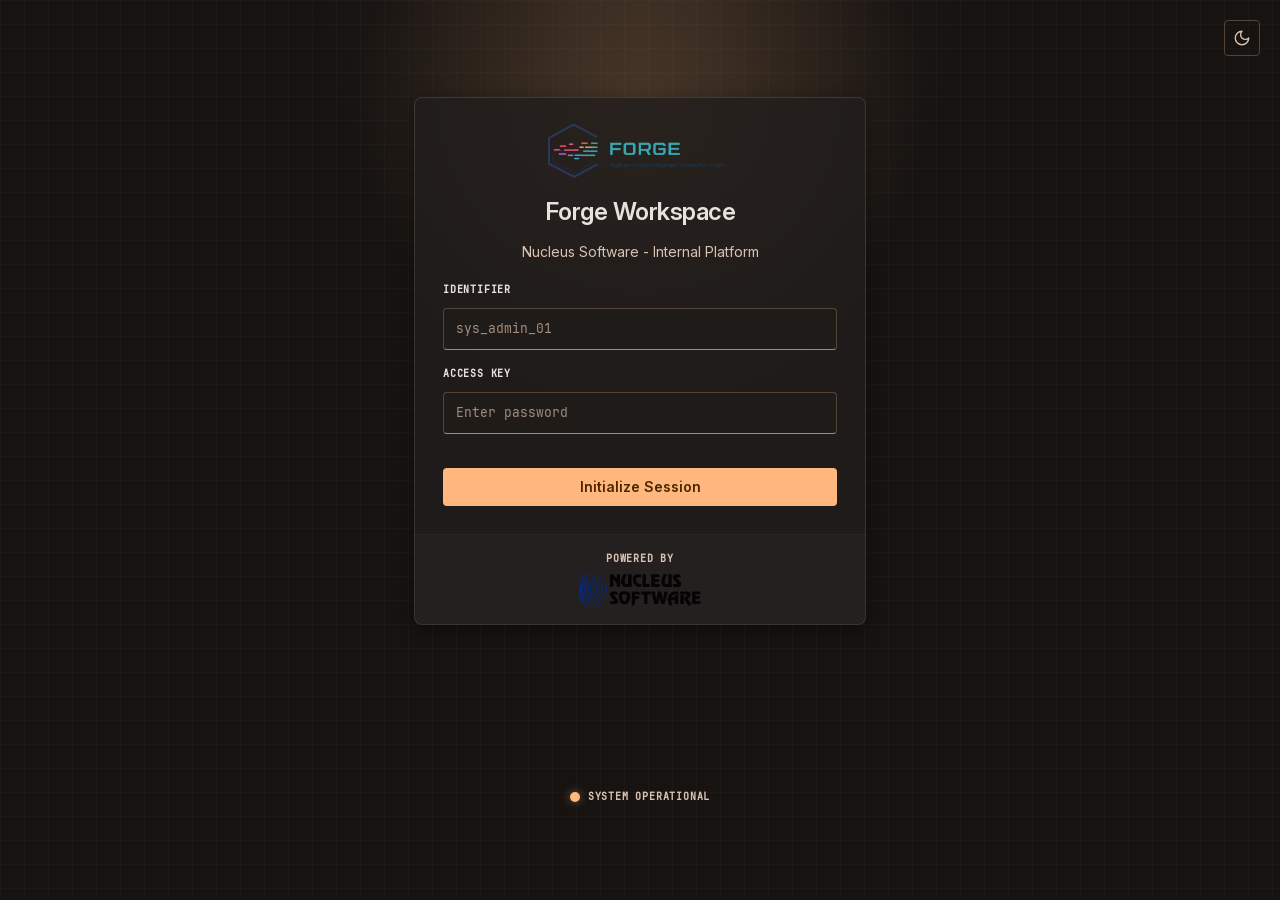
<file: static/index.html>
<!DOCTYPE html>
<html lang="en">
  <head>
    <meta charset="UTF-8" />
    <meta name="viewport" content="width=device-width, initial-scale=1.0" />
    <title>Forge - Login</title>
    <link rel="icon" type="image/png" href="assets/Forge_MINIMAL_LOGO.png" />
    <link rel="stylesheet" href="style.css" />
  </head>
  <body data-theme="dark" class="login-page">
    <div class="login-bg" aria-hidden="true"></div>
    <button class="icon-btn login-theme-toggle" id="theme-toggle" onclick="toggleTheme()" aria-label="Toggle theme"></button>

    <section class="login-card card-glass">
      <div class="login-card-body">
        <div class="login-logo-wrap">
          <img class="login-logo" src="assets/Forge_LOGO.png" alt="Forge" />
          <div class="login-title">
            <h1 class="text-h1" style="margin: 0;">Forge Workspace</h1>
          </div>
          <div class="login-subtitle text-body-md muted">Nucleus Software - Internal Platform</div>
        </div>

        <form id="login-form" novalidate>
          <div class="login-field">
            <label class="mono-label field-label" for="username">Identifier</label>
            <input class="input" id="username" name="username" type="text" autocomplete="username" placeholder="sys_admin_01" />
          </div>

          <div class="login-field">
            <label class="mono-label field-label" for="password">Access Key</label>
            <input
              class="input"
              id="password"
              name="password"
              type="password"
              autocomplete="current-password"
              placeholder="Enter password"
            />
          </div>

          <div id="login-error" class="login-error text-body-sm" aria-live="polite"></div>

          <button id="login-btn" class="btn-primary" style="width: 100%; margin-top: 6px;" type="submit">Initialize Session</button>
        </form>
      </div>

      <div class="login-footer">
        <div class="mono-label muted">Powered By</div>
        <img class="nucleus-logo" src="assets/nucleus-software-logo.webp" alt="Nucleus Software" />
      </div>
    </section>

    <div class="login-status mono-label muted">
      <span class="status-dot" aria-hidden="true"></span>
      <span>System Operational</span>
    </div>

    <div id="toast-container" class="toast-container"></div>

    <script type="module">
      import { getToken, initTheme, setAuth } from "./app.js";

      const form = document.getElementById("login-form");
      const usernameInput = document.getElementById("username");
      const passwordInput = document.getElementById("password");
      const loginBtn = document.getElementById("login-btn");
      const errorEl = document.getElementById("login-error");

      initTheme();

      if (getToken()) {
        window.location.replace("chat.html");
      }

      function showError(message) {
        errorEl.textContent = message;
      }

      function clearError() {
        errorEl.textContent = "";
      }

      form.addEventListener("submit", async (event) => {
        event.preventDefault();
        clearError();

        const username = usernameInput.value.trim();
        const password = passwordInput.value;

        if (!username || !password) {
          showError("Enter username and password");
          return;
        }

        loginBtn.disabled = true;
        loginBtn.textContent = "Signing in...";

        try {
          const response = await fetch("/auth/login", {
            method: "POST",
            headers: {
              "Content-Type": "application/json",
            },
            body: JSON.stringify({ username, password }),
          });

          const payload = await response.json().catch(() => ({}));

          if (!response.ok) {
            showError(payload.detail || "Invalid credentials");
            return;
          }

          setAuth(payload.access_token, payload.display_name || username, payload.user_id, payload.is_admin);
          window.location.replace("chat.html");
        } catch {
          showError("Connection error. Is Forge running?");
        } finally {
          loginBtn.disabled = false;
          loginBtn.textContent = "Initialize Session";
        }
      });
    </script>
  </body>
</html>
</file>
<file: static/style.css>
@font-face {
  font-family: "Inter";
  src: url("fonts/Inter-Variable.ttf") format("truetype");
  font-weight: 100 900;
  font-style: normal;
  font-display: swap;
}

@font-face {
  font-family: "JetBrains Mono";
  src: url("fonts/JetBrainsMono-Regular.ttf") format("truetype");
  font-weight: 400;
  font-style: normal;
  font-display: swap;
}

@font-face {
  font-family: "JetBrains Mono";
  src: url("fonts/JetBrainsMono-Medium.ttf") format("truetype");
  font-weight: 500;
  font-style: normal;
  font-display: swap;
}

:root,
[data-theme="dark"] {
  --surface: #161311;
  --surface-dim: #161311;
  --surface-bright: #3c3836;
  --surface-container-lowest: #100e0c;
  --surface-container-low: #1e1b19;
  --surface-container: #221f1d;
  --surface-container-high: #2d2927;
  --surface-container-highest: #383432;
  --on-surface: #e9e1dd;
  --on-surface-variant: #dbc2b0;
  --inverse-surface: #e9e1dd;
  --inverse-on-surface: #33302d;
  --outline: #a38c7c;
  --outline-variant: #554336;
  --border-subtle: #292524;
  --primary: #ffb77d;
  --on-primary: #4d2600;
  --primary-container: #d97707;
  --on-primary-container: #432100;
  --primary-fixed: #ffdcc3;
  --primary-fixed-dim: #ffb77d;
  --surface-tint: #ffb77d;
  --secondary: #ccc5c1;
  --on-secondary: #33302d;
  --secondary-container: #4c4845;
  --on-secondary-container: #beb7b3;
  --tertiary: #ffb694;
  --on-tertiary: #51230a;
  --tertiary-container: #c48060;
  --error: #ffb4ab;
  --on-error: #690005;
  --error-container: #93000a;
  --success: #4ade80;
  --success-muted: #166534;
  --warning: #fbbf24;
  --warning-muted: #92400e;
  --background: #161311;
  --on-background: #e9e1dd;
  --glass-bg: rgba(34, 31, 29, 0.8);
  --glass-border: rgba(163, 140, 124, 0.22);
  --glass-blur: blur(16px);
  --sidebar-gradient: linear-gradient(180deg, rgba(34, 31, 29, 0.98), rgba(28, 25, 23, 0.98));
  --topbar-bg: rgba(28, 25, 23, 0.86);
  --composer-fade: linear-gradient(180deg, rgba(22, 19, 17, 0.2), rgba(22, 19, 17, 0.96) 18%);
  --shadow-sm: 0 1px 2px rgba(0, 0, 0, 0.5);
  --shadow-md: 0 4px 16px rgba(0, 0, 0, 0.42);
  --shadow-lg: 0 16px 40px rgba(0, 0, 0, 0.55);
  --top-light: inset 0 1px 0 rgba(255, 255, 255, 0.06);
  --space-xs: 4px;
  --space-sm: 8px;
  --space-md: 16px;
  --space-lg: 24px;
  --space-xl: 32px;
  --sidebar-width: 300px;
  --sidebar-collapsed: 74px;
  --history-width: 312px;
  --inspector-width: 360px;
  --topbar-height: 70px;
  --radius-sm: 2px;
  --radius-md: 4px;
  --radius-lg: 8px;
  --radius-full: 9999px;
  transition:
    background 200ms ease,
    color 200ms ease,
    border-color 200ms ease;
}

[data-theme="light"] {
  --surface: #f5f5f4;
  --surface-dim: #e7e5e4;
  --surface-bright: #ffffff;
  --surface-container-lowest: #fafaf9;
  --surface-container-low: #f5f5f4;
  --surface-container: #eeedec;
  --surface-container-high: #e9e7e6;
  --surface-container-highest: #e3e1e0;
  --on-surface: #1c1917;
  --on-surface-variant: #57534e;
  --inverse-surface: #1c1917;
  --inverse-on-surface: #f5f5f4;
  --outline: #78716c;
  --outline-variant: #d6d3d1;
  --border-subtle: #e7e5e4;
  --primary: #b45309;
  --on-primary: #ffffff;
  --primary-container: #fef3c7;
  --on-primary-container: #78350f;
  --primary-fixed: #fef3c7;
  --primary-fixed-dim: #f59e0b;
  --surface-tint: #b45309;
  --secondary: #57534e;
  --on-secondary: #ffffff;
  --secondary-container: #e7e5e4;
  --on-secondary-container: #1c1917;
  --tertiary: #9a3412;
  --on-tertiary: #ffffff;
  --tertiary-container: #ffedd5;
  --error: #dc2626;
  --on-error: #ffffff;
  --error-container: #fee2e2;
  --success: #16a34a;
  --success-muted: #dcfce7;
  --warning: #d97706;
  --warning-muted: #fef3c7;
  --background: #f5f5f4;
  --on-background: #1c1917;
  --glass-bg: rgba(245, 245, 244, 0.85);
  --glass-border: rgba(120, 113, 108, 0.2);
  --glass-blur: blur(14px);
  --sidebar-gradient: linear-gradient(180deg, rgba(250, 248, 246, 0.98), rgba(239, 235, 231, 0.98));
  --topbar-bg: rgba(245, 241, 237, 0.88);
  --composer-fade: linear-gradient(180deg, rgba(245, 245, 244, 0.15), rgba(245, 245, 244, 0.97) 18%);
  --shadow-sm: 0 1px 2px rgba(0, 0, 0, 0.08);
  --shadow-md: 0 4px 12px rgba(0, 0, 0, 0.1);
  --shadow-lg: 0 10px 30px rgba(0, 0, 0, 0.12);
  --top-light: inset 0 1px 0 rgba(255, 255, 255, 0.8);
}

*,
*::before,
*::after {
  box-sizing: border-box;
}

html,
body {
  margin: 0;
  min-height: 100%;
}

body {
  font-family: "Inter", system-ui, sans-serif;
  font-size: 14px;
  line-height: 20px;
  color: var(--on-surface);
  background:
    radial-gradient(circle at top, rgba(255, 183, 125, 0.08), transparent 30%),
    var(--background);
}

body.sidebar-open {
  overflow: hidden;
}

button,
input,
textarea,
select {
  font: inherit;
}

a {
  color: inherit;
  text-decoration: none;
}

img,
svg {
  display: block;
}

.text-h1 {
  font-family: "Inter", system-ui, sans-serif;
  font-size: 24px;
  font-weight: 600;
  line-height: 32px;
  letter-spacing: -0.02em;
}

.text-h2 {
  font-family: "Inter", system-ui, sans-serif;
  font-size: 18px;
  font-weight: 600;
  line-height: 24px;
  letter-spacing: -0.01em;
}

.text-body-md {
  font-family: "Inter", system-ui, sans-serif;
  font-size: 14px;
  font-weight: 400;
  line-height: 20px;
}

.text-body-sm {
  font-family: "Inter", system-ui, sans-serif;
  font-size: 12px;
  font-weight: 400;
  line-height: 16px;
}

.mono-code {
  font-family: "JetBrains Mono", Consolas, monospace;
  font-size: 13px;
  font-weight: 400;
  line-height: 18px;
}

.mono-label {
  font-family: "JetBrains Mono", Consolas, monospace;
  font-size: 10px;
  font-weight: 700;
  line-height: 12px;
  text-transform: uppercase;
  letter-spacing: 0.08em;
}

.mono-metric {
  font-family: "JetBrains Mono", Consolas, monospace;
  font-size: 16px;
  font-weight: 500;
  line-height: 20px;
}

.muted {
  color: var(--on-surface-variant);
}

.hidden {
  display: none !important;
}

.inline-actions {
  display: flex;
  align-items: center;
  gap: 10px;
  flex-wrap: wrap;
}

.app-shell {
  display: grid;
  grid-template-columns: var(--sidebar-width) 1fr;
  height: 100vh;
  overflow: hidden;
  background: var(--background);
}

.app-shell.sidebar-collapsed {
  grid-template-columns: var(--sidebar-collapsed) 1fr;
}

.sidebar-backdrop {
  display: none;
}

.sidebar {
  background: var(--sidebar-gradient);
  border-right: 1px solid var(--border-subtle);
  display: flex;
  flex-direction: column;
  height: 100vh;
  box-shadow: var(--top-light);
  transition:
    width 250ms ease-in-out,
    transform 250ms ease-in-out;
  position: relative;
  z-index: 20;
}

.sidebar.collapsed {
  width: var(--sidebar-collapsed);
}

.sidebar.collapsed .nav-label,
.sidebar.collapsed .user-info,
.sidebar.collapsed .sidebar-docs,
.sidebar.collapsed .brand-copy {
  display: none;
}

.sidebar:not(.collapsed) .brand-mark {
  display: none;
}

.sidebar.collapsed .brand-mark {
  display: block;
  width: 36px;
  height: 36px;
}

.sidebar.collapsed .brand-lockup {
  justify-content: center;
  width: 100%;
}

.sidebar.collapsed .sidebar-header,
.sidebar.collapsed .sidebar-footer {
  padding-inline: 10px;
}

.sidebar.collapsed .sidebar-header {
  align-items: center;
  justify-content: center;
}

.sidebar.collapsed .sidebar-collapse-btn {
  position: absolute;
  right: 8px;
  top: 16px;
}

.sidebar-header,
.sidebar-footer {
  padding: var(--space-md);
}

.sidebar-header {
  display: flex;
  align-items: flex-start;
  justify-content: space-between;
  gap: var(--space-sm);
  border-bottom: 1px solid var(--border-subtle);
}

.brand-lockup {
  display: flex;
  align-items: flex-start;
  gap: 14px;
  min-width: 0;
}

.brand-mark {
  width: 42px;
  height: 42px;
  border-radius: var(--radius-md);
  object-fit: contain;
  background: var(--primary-container);
  box-shadow: var(--shadow-sm);
  flex-shrink: 0;
}

.brand-wordmark {
  width: 170px;
  max-width: 100%;
  height: auto;
}

.brand-copy {
  display: grid;
  gap: 4px;
  min-width: 0;
}

.sidebar-collapse-btn,
.icon-btn,
.icon-btn-soft {
  border: 1px solid var(--outline-variant);
  background: transparent;
  color: var(--on-surface-variant);
  border-radius: var(--radius-md);
  display: inline-flex;
  align-items: center;
  justify-content: center;
  cursor: pointer;
  transition:
    background 150ms ease,
    color 150ms ease,
    border-color 150ms ease,
    transform 150ms ease;
}

.sidebar-collapse-btn,
.icon-btn {
  width: 36px;
  height: 36px;
}

.icon-btn-soft {
  width: 30px;
  height: 30px;
  border-color: transparent;
}

.sidebar-collapse-btn:hover,
.icon-btn:hover,
.icon-btn-soft:hover {
  background: var(--surface-container-high);
  color: var(--on-surface);
}

.sidebar-nav {
  display: flex;
  flex: 1;
  flex-direction: column;
  gap: 8px;
  padding: var(--space-md) 12px;
}

.nav-item {
  display: flex;
  align-items: center;
  gap: 12px;
  padding: 12px 14px;
  border-left: 2px solid transparent;
  border-radius: var(--radius-md);
  color: var(--on-surface-variant);
  transition:
    background 150ms ease,
    color 150ms ease,
    border-color 150ms ease;
}

.nav-item:hover {
  background: var(--surface-container-high);
  color: var(--on-surface);
}

.nav-item.active {
  color: var(--primary);
  background: rgba(255, 183, 125, 0.06);
  border-left-color: var(--primary);
}

.sidebar-spacer {
  height: 1px;
  background: var(--border-subtle);
  margin: 8px 0;
}

.sidebar-footer {
  margin-top: auto;
  border-top: 1px solid var(--border-subtle);
  display: grid;
  gap: var(--space-sm);
}

.sidebar-docs {
  display: grid;
  gap: 4px;
}

.user-info {
  display: grid;
  gap: 2px;
}

.main-area {
  display: flex;
  flex-direction: column;
  min-width: 0;
  height: 100vh;
  overflow: hidden;
}

.topbar {
  height: var(--topbar-height);
  background: var(--topbar-bg);
  border-bottom: 1px solid var(--border-subtle);
  display: flex;
  align-items: center;
  justify-content: space-between;
  gap: var(--space-md);
  padding: 0 var(--space-lg);
  flex-shrink: 0;
  backdrop-filter: var(--glass-blur);
  -webkit-backdrop-filter: var(--glass-blur);
}

.topbar-left,
.topbar-right {
  display: flex;
  align-items: center;
  gap: var(--space-sm);
}

.mobile-nav-toggle {
  display: none;
}

.page-content {
  flex: 1;
  overflow: auto;
}

.page-frame {
  max-width: 1240px;
  margin: 0 auto;
  padding: var(--space-lg);
  display: grid;
  gap: var(--space-lg);
}

.btn-primary,
.btn-secondary,
.btn-danger,
.btn-tab {
  min-height: 38px;
  padding: 8px 16px;
  border-radius: var(--radius-md);
  cursor: pointer;
  transition:
    opacity 150ms ease,
    background 150ms ease,
    border-color 150ms ease,
    color 150ms ease,
    transform 150ms ease;
}

.btn-primary {
  background: var(--primary);
  color: var(--on-primary);
  border: none;
  font-weight: 600;
}

.btn-primary:hover {
  opacity: 0.95;
  transform: translateY(-1px);
}

.btn-secondary {
  background: transparent;
  color: var(--on-surface);
  border: 1px solid var(--outline-variant);
}

.btn-secondary:hover {
  background: var(--surface-container-high);
}

.btn-danger {
  background: var(--error-container);
  color: var(--error);
  border: none;
}

.btn-danger:hover {
  opacity: 0.92;
}

.btn-tab {
  background: transparent;
  color: var(--on-surface-variant);
  border: none;
  border-bottom: 2px solid transparent;
  min-height: 42px;
  padding-inline: 14px;
}

.btn-tab.is-active {
  color: var(--primary);
  border-bottom-color: var(--primary);
}

.btn-tab:hover {
  color: var(--on-surface);
}

.btn-sm {
  min-height: 32px;
  padding: 6px 12px;
}

.input,
.textarea,
.select {
  width: 100%;
  background: var(--surface-container-low);
  border: 1px solid var(--outline-variant);
  border-bottom: 1px solid var(--outline);
  color: var(--on-surface);
  font-family: "JetBrains Mono", Consolas, monospace;
  font-size: 13px;
  padding: 10px 12px;
  border-radius: var(--radius-md);
  transition:
    border-color 150ms ease,
    background 150ms ease;
}

.textarea {
  min-height: 112px;
  resize: vertical;
}

.input:focus,
.textarea:focus,
.select:focus {
  outline: none;
  border-bottom-color: var(--primary);
}

.input::placeholder,
.textarea::placeholder {
  color: var(--outline);
}

.field-label {
  display: block;
  margin-bottom: 6px;
}

.field-hint {
  margin-top: 6px;
  color: var(--on-surface-variant);
}

.card {
  background: var(--surface-container);
  border: 1px solid var(--border-subtle);
  border-radius: var(--radius-md);
  box-shadow: var(--top-light), var(--shadow-sm);
  padding: 16px;
}

.card-glass {
  background: var(--glass-bg);
  border: 1px solid var(--glass-border);
  border-radius: var(--radius-lg);
  box-shadow: var(--shadow-md);
  backdrop-filter: var(--glass-blur);
  -webkit-backdrop-filter: var(--glass-blur);
}

.badge {
  display: inline-flex;
  align-items: center;
  gap: 4px;
  font-family: "JetBrains Mono", Consolas, monospace;
  font-size: 10px;
  font-weight: 700;
  text-transform: uppercase;
  letter-spacing: 0.08em;
  padding: 2px 6px;
  border-radius: var(--radius-sm);
  background: var(--surface-container-high);
  color: var(--on-surface-variant);
  border: 1px solid var(--outline-variant);
}

.badge-new-step {
  background: rgba(251, 191, 36, 0.15);
  color: #fbbf24;
  border-color: rgba(251, 191, 36, 0.3);
}

.badge-low-match {
  background: rgba(251, 146, 60, 0.15);
  color: #fb923c;
  border-color: rgba(251, 146, 60, 0.3);
}

.badge-role-gap {
  background: rgba(248, 113, 113, 0.15);
  color: #f87171;
  border-color: rgba(248, 113, 113, 0.3);
}

.badge-success {
  background: rgba(74, 222, 128, 0.15);
  color: var(--success);
  border-color: rgba(74, 222, 128, 0.35);
}

.badge-running {
  background: rgba(255, 183, 125, 0.15);
  color: var(--primary);
  border-color: rgba(255, 183, 125, 0.35);
}

.badge-coming {
  background: rgba(219, 194, 176, 0.1);
  color: var(--on-surface-variant);
  border-color: rgba(219, 194, 176, 0.18);
}

.context-pill {
  display: inline-flex;
  align-items: center;
  gap: 8px;
  padding: 4px 10px;
  border-radius: var(--radius-full);
  font-family: "JetBrains Mono", Consolas, monospace;
  font-size: 10px;
  font-weight: 700;
  text-transform: uppercase;
  letter-spacing: 0.08em;
  border: 1px solid var(--border-subtle);
}

.context-pill::before {
  content: "";
  width: 6px;
  height: 6px;
  border-radius: 50%;
  background: currentColor;
}

.context-pill-cas {
  background: rgba(16, 185, 129, 0.12);
  color: #34d399;
  border-color: rgba(52, 211, 153, 0.25);
}

.context-pill-atdd {
  background: rgba(196, 128, 96, 0.16);
  color: var(--tertiary);
  border-color: rgba(196, 128, 96, 0.3);
}

.context-pill-general {
  background: rgba(219, 194, 176, 0.08);
  color: var(--on-surface-variant);
}

.toast-container {
  position: fixed;
  right: 24px;
  bottom: 24px;
  z-index: 100;
  display: flex;
  flex-direction: column;
  gap: 8px;
  pointer-events: none;
}

.toast {
  min-width: 260px;
  max-width: 360px;
  border-radius: var(--radius-md);
  border: 1px solid var(--outline-variant);
  background: var(--surface-container-high);
  color: var(--on-surface);
  box-shadow: var(--shadow-lg);
  padding: 12px 14px;
  display: grid;
  gap: 4px;
  pointer-events: auto;
  transform: translateY(16px);
  opacity: 0;
  transition:
    transform 200ms ease-out,
    opacity 200ms ease-out;
}

.toast.is-visible {
  transform: translateY(0);
  opacity: 1;
}

.toast.is-leaving {
  transform: translateY(12px);
  opacity: 0;
  transition:
    transform 150ms ease-in,
    opacity 150ms ease-in;
}

.toast-success {
  border-color: rgba(74, 222, 128, 0.35);
}

.toast-error {
  border-color: rgba(255, 180, 171, 0.42);
}

.toast-warning {
  border-color: rgba(251, 191, 36, 0.38);
}

.toast-title {
  font-family: "JetBrains Mono", Consolas, monospace;
  font-size: 10px;
  font-weight: 700;
  letter-spacing: 0.08em;
  text-transform: uppercase;
}

.llm-warning-banner,
.error-banner,
.inline-status {
  display: flex;
  align-items: flex-start;
  justify-content: space-between;
  gap: 12px;
  padding: 12px 14px;
  border-radius: var(--radius-md);
  border: 1px solid var(--outline-variant);
}

.llm-warning-banner {
  background: color-mix(in srgb, var(--warning-muted) 42%, var(--surface-container));
  border-color: color-mix(in srgb, var(--warning) 38%, var(--outline-variant));
}

.error-banner {
  background: color-mix(in srgb, rgba(147, 0, 10, 0.22) 60%, var(--surface-container));
  border-color: rgba(255, 180, 171, 0.25);
}

.inline-status {
  background: rgba(255, 255, 255, 0.02);
}

.inline-status.is-success {
  border-color: rgba(74, 222, 128, 0.35);
  color: var(--success);
}

.inline-status.is-error {
  border-color: rgba(255, 180, 171, 0.35);
  color: var(--error);
}

.inline-status.is-info {
  border-color: rgba(255, 183, 125, 0.3);
}

.inline-status .text-body-sm {
  margin: 0;
}

.login-page {
  display: grid;
  place-items: center;
  min-height: 100vh;
  padding: var(--space-lg);
  overflow: hidden;
  position: relative;
}

.login-bg {
  position: absolute;
  inset: 0;
  background:
    linear-gradient(rgba(255, 255, 255, 0.02) 1px, transparent 1px),
    linear-gradient(90deg, rgba(255, 255, 255, 0.02) 1px, transparent 1px),
    radial-gradient(circle at 50% 12%, rgba(255, 183, 125, 0.16), transparent 28%);
  background-size:
    24px 24px,
    24px 24px,
    auto;
  pointer-events: none;
}

.login-theme-toggle {
  position: absolute;
  top: 20px;
  right: 20px;
  z-index: 2;
}

.login-card {
  position: relative;
  z-index: 1;
  width: min(100%, 452px);
  padding: 0;
  overflow: hidden;
}

.login-card-body {
  padding: 24px 28px 28px;
}

.login-logo-wrap {
  display: grid;
  justify-items: center;
  gap: 14px;
  margin-bottom: 22px;
}

.login-logo {
  width: 188px;
  max-width: 70%;
  height: auto;
}

.login-title {
  text-align: center;
  margin: 0;
}

.login-subtitle,
.login-caption {
  text-align: center;
}

.login-field {
  display: grid;
  gap: 6px;
}

.login-field + .login-field {
  margin-top: 18px;
}

.login-error {
  min-height: 18px;
  margin-top: 10px;
  color: var(--error);
}

.login-footer {
  border-top: 1px solid var(--border-subtle);
  background: rgba(255, 255, 255, 0.02);
  padding: 18px 24px;
  display: grid;
  justify-items: center;
  gap: 8px;
}

.nucleus-logo {
  width: 122px;
  height: auto;
  opacity: 0.84;
}

.login-status {
  display: flex;
  align-items: center;
  justify-content: center;
  gap: 8px;
  margin-top: 20px;
}

.status-dot {
  width: 10px;
  height: 10px;
  border-radius: 50%;
  background: var(--primary);
  box-shadow: 0 0 10px rgba(255, 183, 125, 0.45);
}

.chat-layout {
  display: grid;
  grid-template-columns: var(--history-width) minmax(0, 1fr);
  gap: var(--space-lg);
  min-height: calc(100vh - var(--topbar-height));
}

.chat-history {
  display: flex;
  flex-direction: column;
  gap: 12px;
  min-height: 0;
}

.session-list {
  display: grid;
  gap: 8px;
  overflow: auto;
  padding-right: 4px;
}

.session-item {
  display: grid;
  gap: 6px;
  padding: 12px;
  border-radius: var(--radius-md);
  border: 1px solid var(--border-subtle);
  background: var(--surface-container-low);
  cursor: pointer;
  transition:
    border-color 150ms ease,
    background 150ms ease;
}

.session-item:hover,
.session-item.is-active {
  border-color: rgba(255, 183, 125, 0.3);
  background: rgba(255, 183, 125, 0.06);
}

.session-title-row {
  display: flex;
  align-items: flex-start;
  justify-content: space-between;
  gap: 10px;
}

.session-title {
  overflow: hidden;
  text-overflow: ellipsis;
  white-space: nowrap;
}

.session-delete {
  opacity: 0;
  pointer-events: none;
}

.session-item:hover .session-delete,
.session-item.is-active .session-delete {
  opacity: 1;
  pointer-events: auto;
}

.chat-thread-shell {
  display: flex;
  flex-direction: column;
  min-height: 0;
  background: var(--surface-container-low);
  border: 1px solid var(--border-subtle);
  border-radius: var(--radius-lg);
  overflow: hidden;
}

.thread-header {
  padding: 16px 18px;
  border-bottom: 1px solid var(--border-subtle);
  display: flex;
  align-items: center;
  justify-content: space-between;
  gap: 12px;
}

.message-thread {
  flex: 1;
  overflow: auto;
  padding: 22px 22px 140px;
  display: flex;
  flex-direction: column;
  gap: 18px;
}

.empty-state {
  min-height: 220px;
  display: grid;
  place-items: center;
  text-align: center;
  color: var(--on-surface-variant);
}

.message-row {
  display: flex;
  flex-direction: column;
  gap: 8px;
}

.message-row.user {
  align-items: flex-end;
}

.message-row.assistant {
  align-items: flex-start;
}

.assistant-meta {
  display: flex;
  align-items: center;
  gap: 10px;
}

.assistant-avatar {
  width: 28px;
  height: 28px;
  border-radius: var(--radius-md);
  object-fit: contain;
  background: var(--primary-container);
  padding: 4px;
}

.message {
  max-width: min(820px, 88%);
  border: 1px solid var(--border-subtle);
  padding: 14px 16px;
  box-shadow: var(--top-light), var(--shadow-sm);
}

.message-user {
  align-self: flex-end;
  background: var(--surface-container-high);
  border-radius: var(--radius-lg) var(--radius-sm) var(--radius-lg) var(--radius-lg);
}

.message-assistant {
  align-self: flex-start;
  background: var(--surface-container);
  border-radius: var(--radius-sm) var(--radius-lg) var(--radius-lg) var(--radius-lg);
}

.message-copy {
  display: grid;
  gap: 12px;
}

.message-copy p {
  margin: 0;
}

.typing-indicator {
  display: inline-flex;
  align-items: center;
  gap: 6px;
  padding: 12px 14px;
  border-radius: var(--radius-full);
  background: var(--surface-container-low);
  border: 1px solid var(--border-subtle);
}

.typing-dot {
  width: 7px;
  height: 7px;
  border-radius: 50%;
  background: var(--on-surface-variant);
  animation: typing-pulse 1.2s ease-in-out infinite;
}

.typing-dot:nth-child(2) {
  animation-delay: 0.15s;
}

.typing-dot:nth-child(3) {
  animation-delay: 0.3s;
}

.composer-shell {
  position: sticky;
  bottom: 0;
  background: var(--composer-fade);
  backdrop-filter: var(--glass-blur);
  -webkit-backdrop-filter: var(--glass-blur);
  border-top: 1px solid var(--border-subtle);
  padding: 14px 18px 18px;
}

.composer {
  display: grid;
  grid-template-columns: auto minmax(0, 1fr) auto;
  gap: 10px;
  align-items: end;
  border: 1px solid var(--outline-variant);
  background: var(--surface-container-low);
  border-radius: var(--radius-md);
  padding: 10px;
}

.composer textarea {
  min-height: 42px;
  max-height: 120px;
  resize: none;
  border: none;
  background: transparent;
  color: var(--on-surface);
  caret-color: var(--primary);
  padding: 0;
  font-family: "Inter", system-ui, sans-serif;
  line-height: 22px;
}

.composer textarea:focus {
  border: none;
  outline: none;
}

.composer textarea::placeholder {
  color: var(--on-surface-variant);
}

.composer-footer {
  display: flex;
  align-items: center;
  justify-content: space-between;
  gap: 12px;
  margin-top: 10px;
}

.code-block {
  background: #000;
  border: 1px solid var(--border-subtle);
  border-radius: var(--radius-md);
  overflow: hidden;
}

.code-block-header {
  display: flex;
  align-items: center;
  justify-content: space-between;
  gap: 8px;
  padding: 10px 12px;
  background: color-mix(in srgb, var(--surface-container-highest) 82%, #000);
  border-bottom: 1px solid var(--border-subtle);
}

.code-block-body {
  display: grid;
}

.code-row {
  display: grid;
  grid-template-columns: 44px minmax(0, 1fr);
  gap: 0;
  min-height: 22px;
}

.code-line-no {
  padding: 0 10px 0 0;
  text-align: right;
  color: rgba(148, 163, 184, 0.58);
  user-select: none;
  font-family: "JetBrains Mono", Consolas, monospace;
  font-size: 12px;
  line-height: 22px;
}

.code-line-text {
  padding-right: 12px;
  white-space: pre-wrap;
  word-break: break-word;
  color: var(--on-surface);
  font-family: "JetBrains Mono", Consolas, monospace;
  font-size: 12px;
  line-height: 22px;
}

.atdd-state {
  display: none;
  flex-direction: column;
  gap: var(--space-lg);
  opacity: 0;
  transition: opacity 200ms ease;
}

.atdd-state.is-active {
  display: flex;
  opacity: 1;
}

.module-selector-header {
  display: grid;
  gap: 6px;
}

.module-grid {
  display: grid;
  grid-template-columns: repeat(3, minmax(0, 1fr));
  gap: var(--space-lg);
}

.module-card {
  position: relative;
  display: grid;
  gap: 18px;
  align-content: start;
  min-height: 240px;
  padding: 20px;
  border-radius: var(--radius-lg);
  background:
    radial-gradient(circle at top right, rgba(255, 183, 125, 0.12), transparent 38%),
    var(--surface-container);
  border: 1px solid var(--border-subtle);
  box-shadow: var(--top-light), var(--shadow-sm);
  transition:
    transform 180ms ease,
    border-color 180ms ease,
    box-shadow 180ms ease,
    opacity 180ms ease;
}

.module-card.module-active {
  cursor: pointer;
}

.module-card.module-active:hover {
  transform: translateY(-4px);
  border-color: rgba(255, 183, 125, 0.4);
  box-shadow:
    0 0 0 1px rgba(255, 183, 125, 0.2),
    0 16px 28px rgba(0, 0, 0, 0.34);
}

.module-card.module-disabled {
  opacity: 0.56;
  cursor: not-allowed;
}

.module-card-icon {
  width: 58px;
  height: 58px;
  border-radius: var(--radius-md);
  background: rgba(255, 183, 125, 0.1);
  color: var(--primary);
  display: inline-flex;
  align-items: center;
  justify-content: center;
}

.segment-group {
  display: inline-flex;
  padding: 4px;
  background: var(--surface-container-low);
  border: 1px solid var(--outline-variant);
  border-radius: var(--radius-full);
  gap: 4px;
  flex-wrap: wrap;
}

.segment-btn {
  border: none;
  background: transparent;
  color: var(--on-surface-variant);
  border-radius: var(--radius-full);
  padding: 8px 14px;
  cursor: pointer;
  transition:
    background 150ms ease,
    color 150ms ease;
}

.segment-btn.is-active {
  background: var(--primary);
  color: var(--on-primary);
}

.form-shell {
  max-width: 920px;
}

.form-grid {
  display: grid;
  gap: 18px;
}

.advanced-details {
  border: 1px solid var(--border-subtle);
  border-radius: var(--radius-md);
  background: rgba(255, 255, 255, 0.02);
}

.advanced-details summary {
  padding: 12px 14px;
  cursor: pointer;
  list-style: none;
}

.advanced-details summary::-webkit-details-marker {
  display: none;
}

.advanced-body {
  padding: 0 14px 14px;
}

.pipeline-shell {
  display: grid;
  gap: 16px;
}

.hud-strip {
  display: grid;
  grid-template-columns: repeat(5, minmax(0, 1fr));
  gap: 1px;
  background: var(--border-subtle);
  border-radius: var(--radius-lg);
  overflow: hidden;
}

.hud-item {
  background: var(--surface-container-lowest);
  padding: 14px 16px;
  display: grid;
  gap: 6px;
}

.hud-item-value {
  font-family: "JetBrains Mono", Consolas, monospace;
  font-size: 16px;
  font-weight: 500;
  line-height: 22px;
}

.hud-running {
  color: var(--primary);
}

.hud-complete {
  color: var(--success);
}

.hud-failed {
  color: var(--error);
}

.pipeline-layout {
  display: grid;
  grid-template-columns: minmax(0, 1.1fr) minmax(0, 0.9fr);
  gap: 16px;
  min-height: 620px;
}

.pipeline-panel,
.output-panel {
  min-height: 0;
}

.agent-list {
  display: grid;
  gap: 14px;
  padding-right: 4px;
  max-height: 620px;
  overflow: auto;
}

.agent-card {
  position: relative;
  background: var(--surface-container);
  border: 1px solid var(--border-subtle);
  border-radius: var(--radius-md);
  padding: 12px 14px;
  display: grid;
  grid-template-columns: auto auto 1fr auto;
  align-items: center;
  gap: 12px;
  transition: all 200ms ease;
}

.agent-card[data-state="waiting"] {
  opacity: 0.54;
}

.agent-card[data-state="running"] {
  border-color: var(--primary);
  background: var(--surface-container-high);
  box-shadow:
    0 0 0 1px var(--primary),
    var(--shadow-md);
  animation: agent-pulse 1.5s ease-in-out infinite;
}

.agent-card[data-state="completed"] {
  border-color: rgba(74, 222, 128, 0.4);
}

.agent-card[data-state="failed"] {
  border-color: rgba(255, 180, 171, 0.32);
  background: rgba(147, 0, 10, 0.12);
}

.agent-status-icon {
  width: 28px;
  text-align: center;
  font-family: "JetBrains Mono", Consolas, monospace;
}

.agent-info {
  display: grid;
  gap: 4px;
}

.agent-connector {
  position: absolute;
  left: 20px;
  top: -14px;
  width: 2px;
  height: 14px;
  background: var(--border-subtle);
}

.agent-connector.active {
  background: var(--primary);
  animation: connector-flow 0.8s linear infinite;
}

.output-panel {
  display: flex;
  flex-direction: column;
  background: var(--surface-container);
  border: 1px solid var(--border-subtle);
  border-radius: var(--radius-lg);
  overflow: hidden;
}

.tab-bar {
  display: flex;
  align-items: center;
  justify-content: space-between;
  gap: 12px;
  border-bottom: 1px solid var(--border-subtle);
  background: rgba(255, 255, 255, 0.02);
}

.tab-group {
  display: flex;
  align-items: center;
}

.tab-actions {
  display: flex;
  align-items: center;
  gap: 8px;
  padding-right: 12px;
}

.tab-panel {
  display: none;
  flex: 1;
  min-height: 0;
}

.tab-panel.is-active {
  display: flex;
  flex-direction: column;
}

.editor-surface {
  display: flex;
  flex-direction: column;
  min-height: 0;
  background: #000;
}

.editor-lines {
  flex: 1;
  overflow: auto;
  padding: 14px 0 14px 12px;
}

.editor-line {
  display: grid;
  grid-template-columns: 48px minmax(0, 1fr);
  gap: 0;
}

.line-no {
  color: rgba(148, 163, 184, 0.58);
  text-align: right;
  padding-right: 12px;
  font-family: "JetBrains Mono", Consolas, monospace;
  font-size: 12px;
  line-height: 24px;
}

.line-code {
  padding-right: 14px;
  white-space: pre-wrap;
  word-break: break-word;
  color: #e9e1dd;
  font-family: "JetBrains Mono", Consolas, monospace;
  font-size: 12px;
  line-height: 24px;
}

.kw-feature {
  color: #93c5fd;
}

.kw-scenario {
  color: #c4b5fd;
}

.kw-tag {
  color: #f9a8d4;
}

.kw-given {
  color: #93c5fd;
}

.kw-when {
  color: #fde68a;
}

.kw-then {
  color: #86efac;
}

.kw-and {
  color: #67e8f9;
}

.kw-comment {
  color: rgba(148, 163, 184, 0.7);
}

.kw-table {
  color: #f5f5f4;
}

.gap-panel {
  overflow: auto;
  padding: 16px;
  display: grid;
  gap: 16px;
}

.gap-summary {
  display: grid;
  grid-template-columns: repeat(4, minmax(0, 1fr));
  gap: 12px;
}

.gap-card {
  padding: 14px;
  border-radius: var(--radius-md);
  border: 1px solid var(--border-subtle);
  background: rgba(255, 255, 255, 0.02);
  display: grid;
  gap: 8px;
}

.gap-list {
  display: grid;
  gap: 12px;
}

.gap-item {
  border: 1px solid var(--border-subtle);
  border-radius: var(--radius-md);
  padding: 14px;
  display: grid;
  gap: 8px;
}

.logs-panel {
  background: #000;
  color: var(--on-surface);
  font-family: "JetBrains Mono", Consolas, monospace;
  font-size: 12px;
  line-height: 18px;
  overflow: auto;
  padding: 14px;
  min-height: 0;
}

.log-line {
  display: block;
  white-space: pre-wrap;
}

.log-timestamp {
  color: rgba(148, 163, 184, 0.6);
}

.log-info {
  color: var(--on-surface-variant);
}

.log-marker {
  color: var(--warning);
}

.log-error {
  color: var(--error);
}

.log-cursor {
  display: inline-block;
  width: 9px;
  height: 14px;
  background: var(--primary);
  margin-left: 4px;
  animation: cursor-blink 1s steps(2, start) infinite;
}

.settings-grid {
  display: grid;
  grid-template-columns: minmax(0, 1fr) 340px;
  gap: 24px;
}

.settings-column {
  display: grid;
  gap: 24px;
}

.settings-card {
  display: grid;
  gap: 20px;
}

.settings-card-header {
  display: flex;
  align-items: center;
  justify-content: space-between;
  gap: 12px;
}

.settings-form {
  display: grid;
  gap: 18px;
}

.theme-options {
  display: flex;
  align-items: center;
  gap: 12px;
  flex-wrap: wrap;
}

.theme-choice {
  display: inline-flex;
  align-items: center;
  gap: 10px;
  padding: 10px 14px;
  border: 1px solid var(--outline-variant);
  border-radius: var(--radius-full);
  background: transparent;
  cursor: pointer;
  color: var(--on-surface-variant);
}

.theme-choice.is-active {
  border-color: rgba(255, 183, 125, 0.4);
  color: var(--primary);
  background: rgba(255, 183, 125, 0.08);
}

.theme-indicator {
  width: 12px;
  height: 12px;
  border-radius: 50%;
  border: 1px solid currentColor;
}

.system-display {
  background: #000;
  border-radius: var(--radius-md);
  border: 1px solid var(--border-subtle);
  padding: 16px;
  display: grid;
  gap: 14px;
}

.system-metrics {
  display: grid;
  grid-template-columns: repeat(2, minmax(0, 1fr));
  gap: 12px;
}

.offline-indicator {
  display: inline-flex;
  align-items: center;
  gap: 8px;
}

.offline-indicator::before {
  content: "";
  width: 8px;
  height: 8px;
  border-radius: 50%;
  background: var(--warning);
}

.editor-empty,
.panel-empty {
  color: var(--on-surface-variant);
  padding: 18px;
}

@keyframes agent-pulse {
  0%,
  100% {
    box-shadow:
      0 0 0 1px var(--primary),
      0 0 8px rgba(255, 183, 125, 0.3);
  }
  50% {
    box-shadow:
      0 0 0 1px var(--primary),
      0 0 18px rgba(255, 183, 125, 0.5);
  }
}

@keyframes connector-flow {
  0% {
    opacity: 0.3;
  }
  50% {
    opacity: 1;
  }
  100% {
    opacity: 0.3;
  }
}

@keyframes typing-pulse {
  0%,
  80%,
  100% {
    opacity: 0.35;
    transform: translateY(0);
  }
  40% {
    opacity: 1;
    transform: translateY(-2px);
  }
}

@keyframes cursor-blink {
  0%,
  49% {
    opacity: 1;
  }
  50%,
  100% {
    opacity: 0;
  }
}

@media (max-width: 1180px) {
  .pipeline-layout,
  .settings-grid,
  .chat-layout {
    grid-template-columns: 1fr;
  }

  .hud-strip {
    grid-template-columns: repeat(2, minmax(0, 1fr));
  }

  .module-grid,
  .gap-summary {
    grid-template-columns: repeat(2, minmax(0, 1fr));
  }
}

@media (max-width: 960px) {
  .app-shell {
    grid-template-columns: 1fr;
  }

  .app-shell.sidebar-collapsed {
    grid-template-columns: 1fr;
  }

  .sidebar-backdrop {
    display: block;
    position: fixed;
    inset: 0;
    background: rgba(0, 0, 0, 0.45);
    opacity: 0;
    pointer-events: none;
    transition: opacity 200ms ease;
    z-index: 15;
  }

  body.sidebar-open .sidebar-backdrop {
    opacity: 1;
    pointer-events: auto;
  }

  .sidebar {
    position: fixed;
    top: 0;
    left: 0;
    width: min(82vw, 300px);
    transform: translateX(-100%);
  }

  .sidebar:not(.collapsed) .brand-mark {
    display: block;
  }

  body.sidebar-open .sidebar {
    transform: translateX(0);
  }

  .topbar {
    padding: 0 14px;
  }

  .mobile-nav-toggle {
    display: inline-flex;
  }

  .page-frame {
    padding: 16px;
  }

  .message-thread {
    padding: 18px 16px 140px;
  }

  .message {
    max-width: 100%;
  }

  .composer-footer {
    flex-direction: column;
    align-items: flex-start;
  }

  .module-grid,
  .gap-summary,
  .system-metrics,
  .hud-strip {
    grid-template-columns: 1fr;
  }
}
</file>
